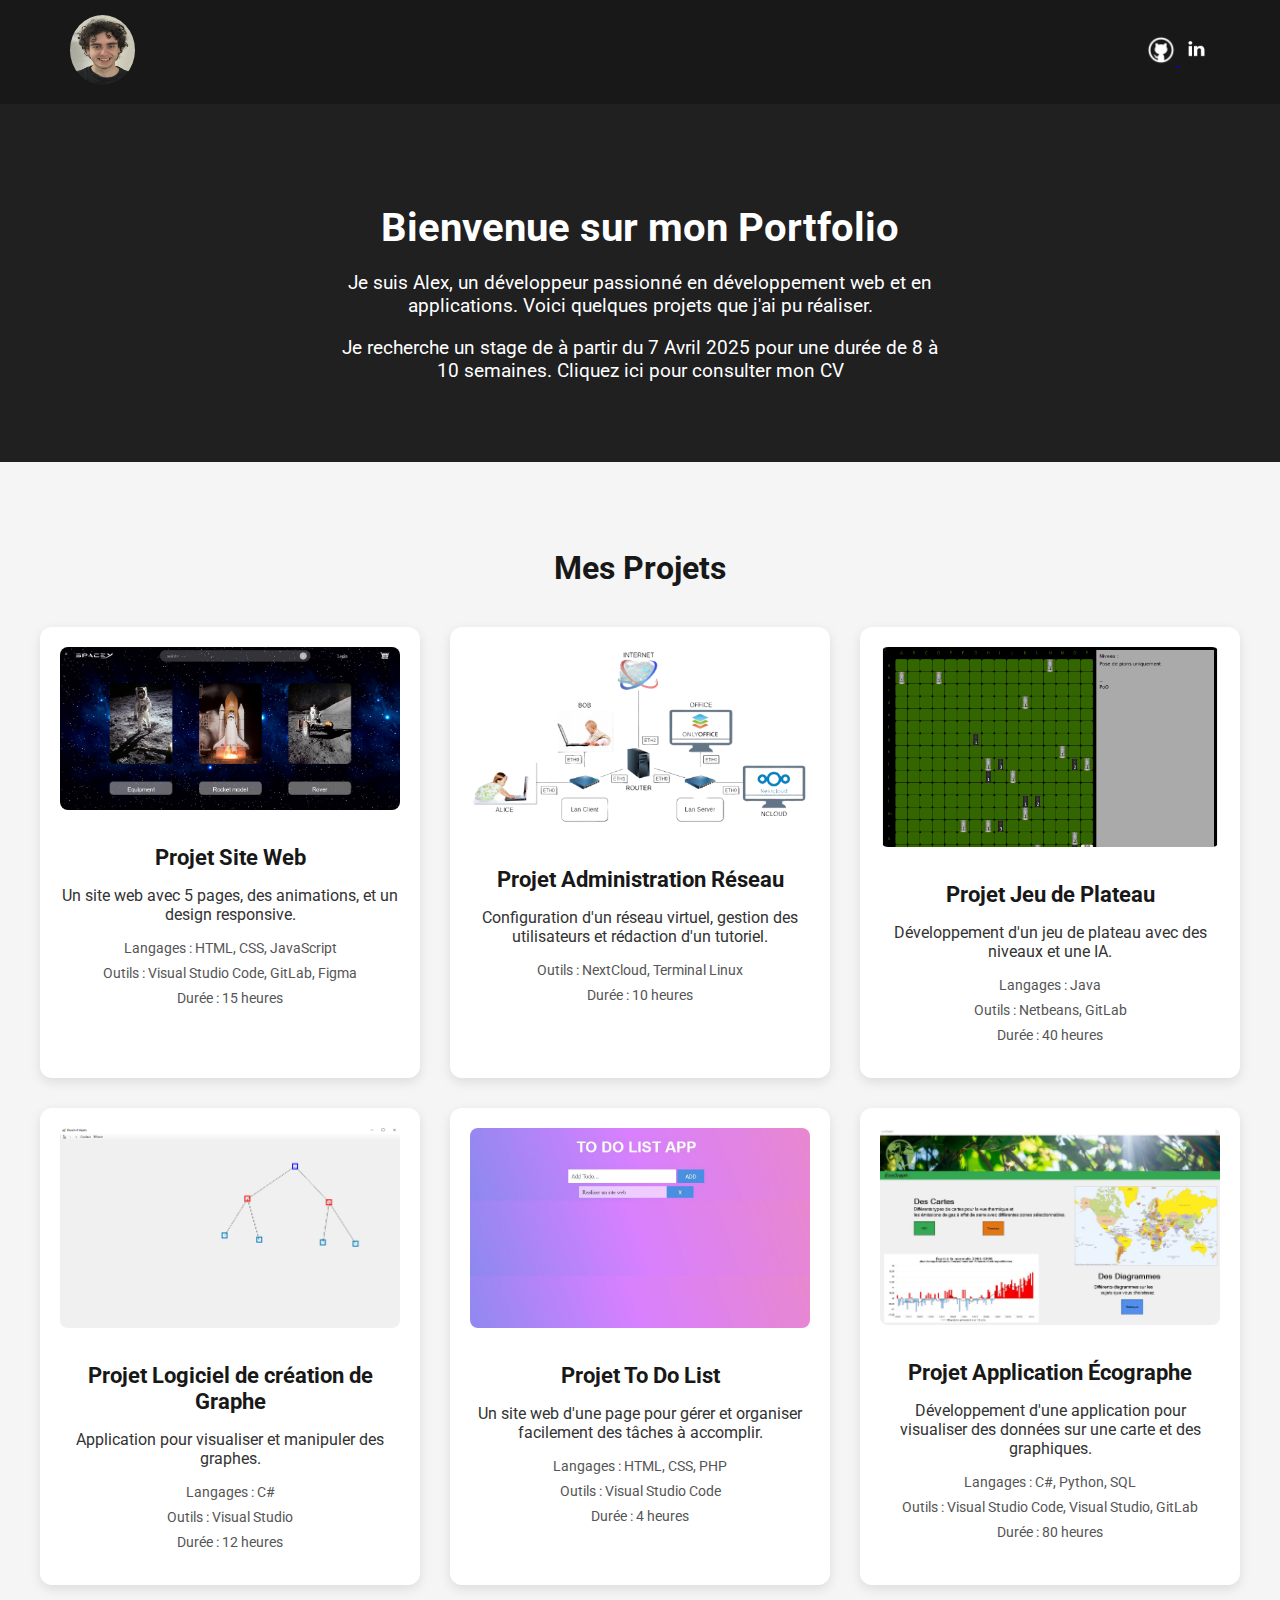
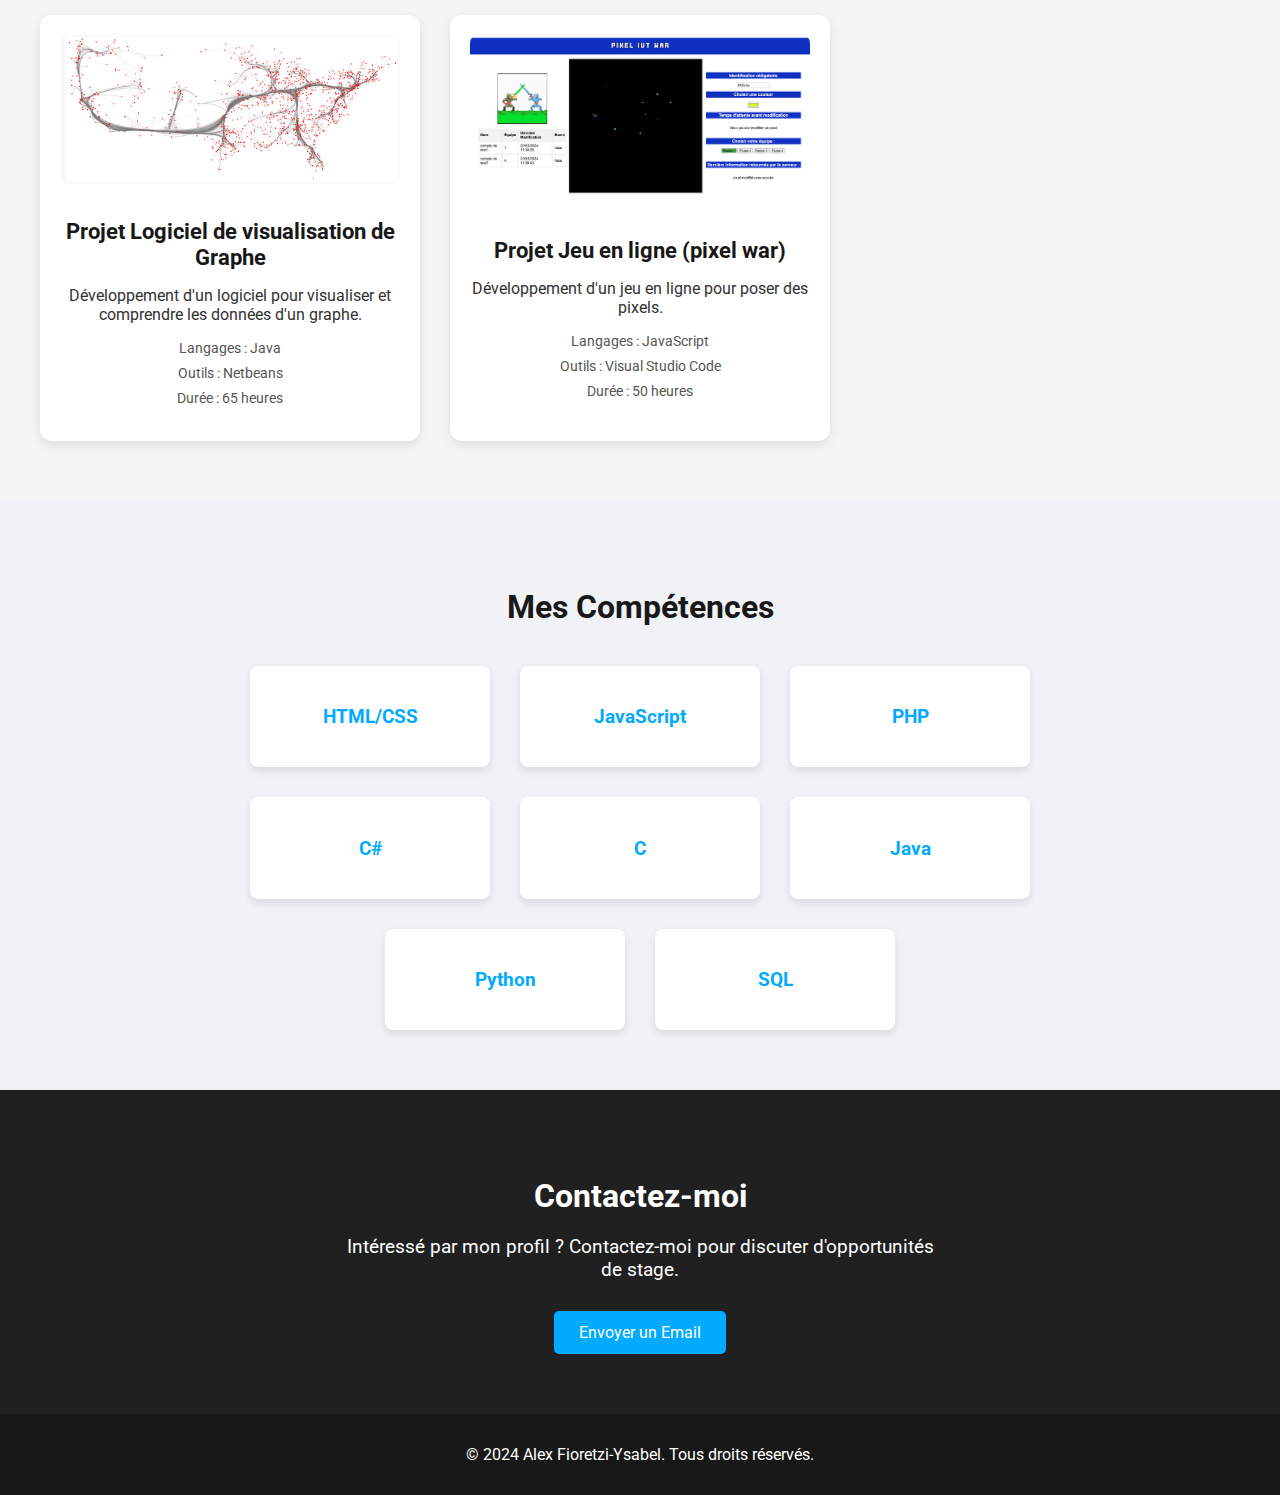
<file: index.html>
<!DOCTYPE html>
<html lang="fr">
<head>
    <meta charset="UTF-8">
    <meta name="viewport" content="width=device-width, initial-scale=1.0">
    <title>Portfolio - Alex</title>
    <link rel="stylesheet" href="css/main.css">
    <link href="https://fonts.googleapis.com/css2?family=Roboto:wght@400;700&display=swap" rel="stylesheet">
</head>
<body>
    <header>
        <div class="logo">
            <a href="">
                <img id="pdp" src="images/pdp.jpg" alt="Photo de profil">
            </a>
        </div>
        <div class="github">
            <a href="https://github.com/xerassett" target="_blank">
                <img src="images/GitHub.png" alt="GitHub">
            </a>
            <a href="https://www.linkedin.com/in/alex-fioretzi-ysabel/" target="_blank">
                <img src="images/linkedin.png" alt="LinkedIn">
            </a>
        </div>
    </header>
    <section class="introduction" id="about">
        <h1>Bienvenue sur mon Portfolio</h1>
        <p>Je suis Alex, un développeur passionné en développement web et en applications. Voici quelques projets que j'ai pu réaliser.</p><br>
        <p>Je recherche un stage de à partir du 7 Avril 2025 pour une durée de 8 à 10 semaines.
        <a id="cv" href="images/CV_AlexFioretzi--Ysabel.pdf" target="_blank" class="btn">Cliquez ici pour consulter mon CV</a></p>
    </section>
    <section class="projects" id="projects">
        <h2>Mes Projets</h2>
        <div class="project-container">
            <div class="project-card">
                <img src="images/spacey.JPG" alt="image du Site Web SpaceY">
                <h3>Projet Site Web</h3>
                <p>Un site web avec 5 pages, des animations, et un design responsive.</p>
                <ul>
                    <li>Langages : HTML, CSS, JavaScript</li>
                    <li>Outils : Visual Studio Code, GitLab, Figma</li>
                    <li>Durée : 15 heures</li>
                </ul>
            </div>
            <div class="project-card">
                <img src="images/projet-reseau.png" alt="Illustration du projet Administration Réseau">
                <h3>Projet Administration Réseau</h3>
                <p>Configuration d'un réseau virtuel, gestion des utilisateurs et rédaction d'un tutoriel.</p>
                <ul>
                    <li>Outils : NextCloud, Terminal Linux</li>
                    <li>Durée : 10 heures</li>
                </ul>
            </div>
            <div class="project-card">
                <img src="images/towa-gui.png" alt="Illustration du projet Jeu de Plateau">
                <h3>Projet Jeu de Plateau</h3>
                <p>Développement d'un jeu de plateau avec des niveaux et une IA.</p>
                <ul>
                    <li>Langages : Java</li>
                    <li>Outils : Netbeans, GitLab</li>
                    <li>Durée : 40 heures</li>
                </ul>
            </div>
            <div class="project-card">
                <img src="images/logiciel-graphe.png" alt="Illustration du projet Logiciel de Graphe">
                <h3>Projet Logiciel de création de Graphe</h3>
                <p>Application pour visualiser et manipuler des graphes.</p>
                <ul>
                    <li>Langages : C#</li>
                    <li>Outils : Visual Studio</li>
                    <li>Durée : 12 heures</li>
                </ul>
            </div>
            <div class="project-card">
                <img src="images/todolist.JPG" alt="image du site web to do list">
                <h3>Projet To Do List</h3>
                <p>Un site web d'une page pour gérer et organiser facilement des tâches à accomplir.</p>
                <ul>
                    <li>Langages : HTML, CSS, PHP</li>
                    <li>Outils : Visual Studio Code</li>
                    <li>Durée : 4 heures</li>
                </ul>
            </div>
            <div class="project-card">
                <img src="images/ecographe.JPG" alt="image application map-graphique">
                <h3>Projet Application Écographe</h3>
                <p>Développement d'une application pour visualiser des données sur une carte et des graphiques.</p>
                <ul>
                    <li>Langages : C#, Python, SQL</li>
                    <li>Outils : Visual Studio Code, Visual Studio, GitLab</li>
                    <li>Durée : 80 heures</li>
                </ul>
            </div>
            <div class="project-card">
                <img src="images/Appgraphe.png" alt="image application graphes">
                <h3>Projet Logiciel de visualisation de Graphe</h3>
                <p>Développement d'un logiciel pour visualiser et comprendre les données d'un graphe.</p>
                <ul>
                    <li>Langages : Java</li>
                    <li>Outils : Netbeans</li>
                    <li>Durée : 65 heures</li>
                </ul>
            </div>
            <div class="project-card">
                <img src="images/pixelwar.png" alt="image jeu en ligne">
                <h3>Projet Jeu en ligne (pixel war)</h3>
                <p>Développement d'un jeu en ligne pour poser des pixels.</p>
                <ul>
                    <li>Langages : JavaScript</li>
                    <li>Outils : Visual Studio Code</li>
                    <li>Durée : 50 heures</li>
                </ul>
            </div>
        </div>
    </section>
    
    <section class="skills" id="skills">
        <h2>Mes Compétences</h2>
        <div class="skills-container">
            <div class="skill">
                <h3>HTML/CSS</h3>
            </div>
            <div class="skill">
                <h3>JavaScript</h3>
            </div>
            <div class="skill">
                <h3>PHP</h3>
            </div>
            <div class="skill">
                <h3>C#</h3>
            </div>
            <div class="skill">
                <h3>C</h3>
            </div>
            <div class="skill">
                <h3>Java</h3>
            </div>
            <div class="skill">
                <h3>Python</h3>
            </div>
            <div class="skill">
                <h3>SQL</h3>
            </div>
        </div>
    </section>
    <section class="contact" id="contact">
        <h2>Contactez-moi</h2>
        <p>Intéressé par mon profil ? Contactez-moi pour discuter d'opportunités de stage.</p>
        <a href="mailto:alex.fioretzi74@gmail.com" class="btn">Envoyer un Email</a>
    </section>

    <footer>
        <p>&copy; 2024 Alex Fioretzi-Ysabel. Tous droits réservés.</p>
    </footer>
</body>
</html>
</file>
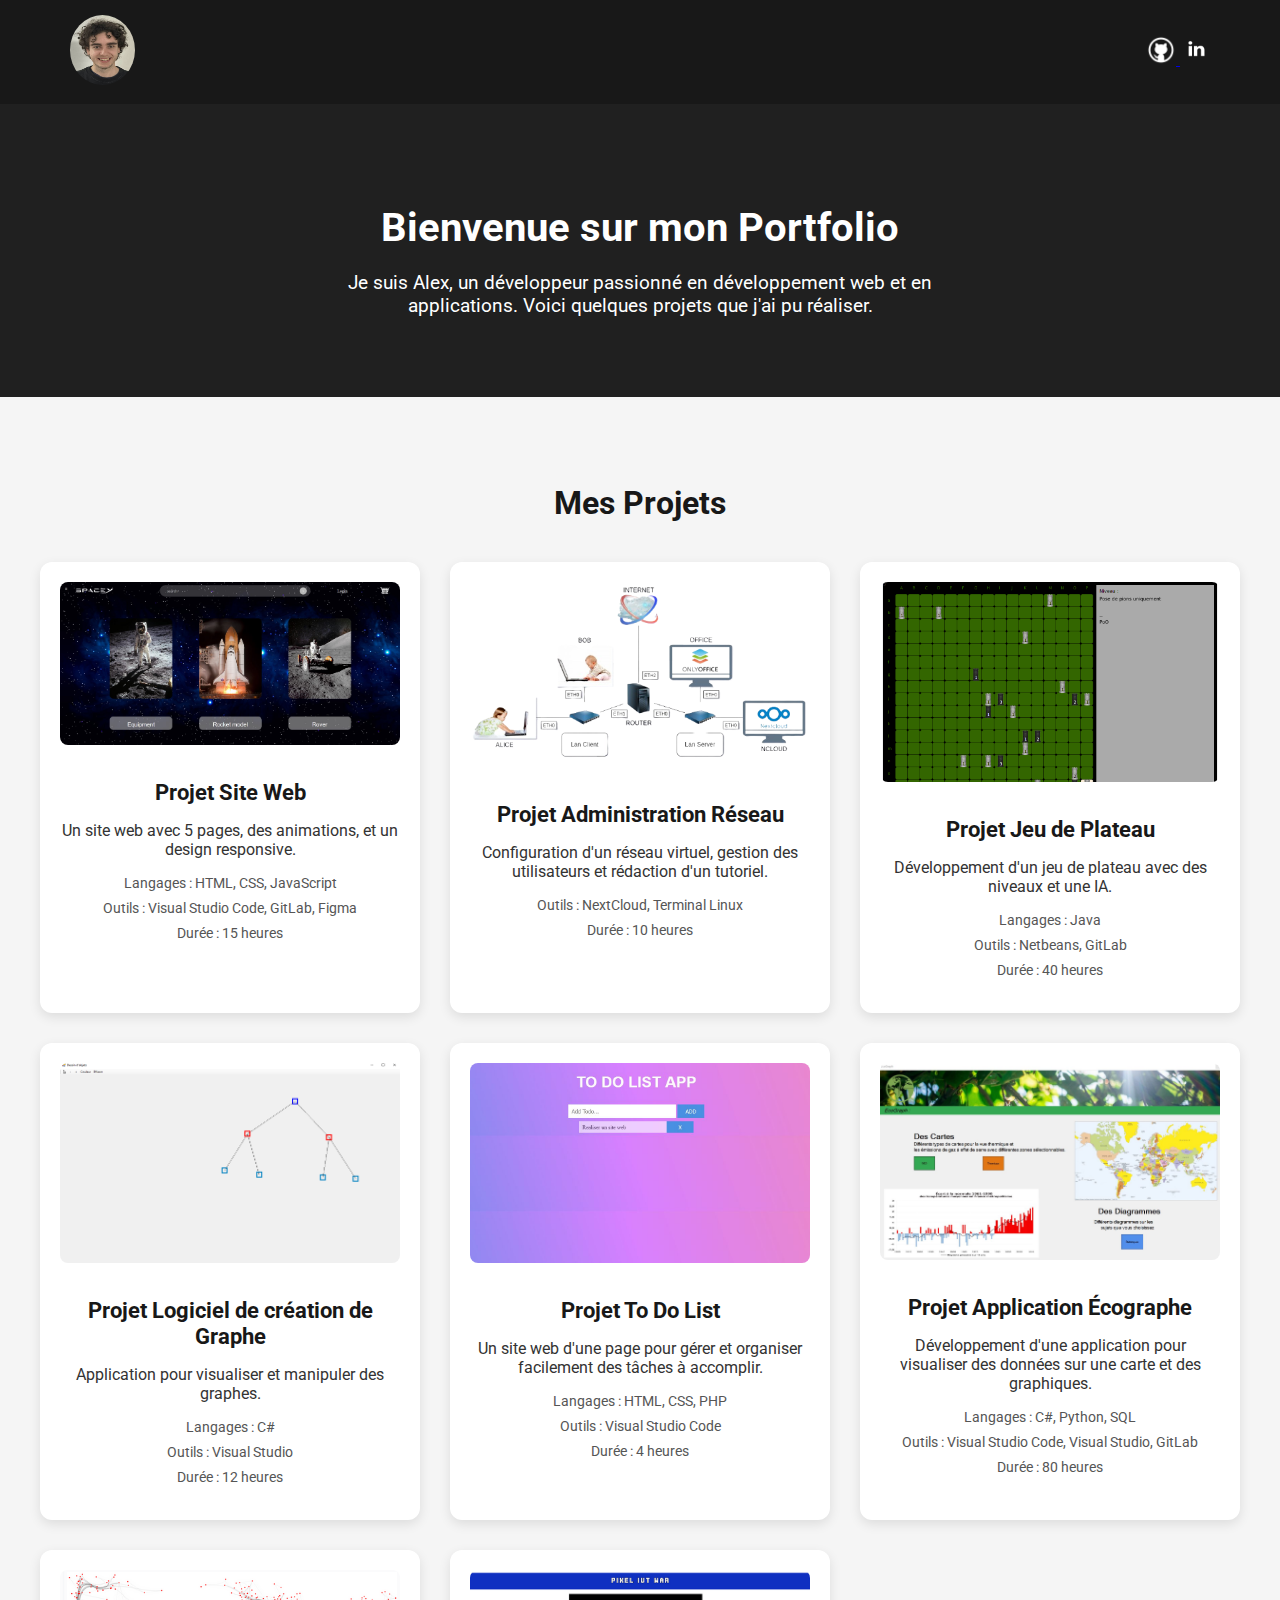
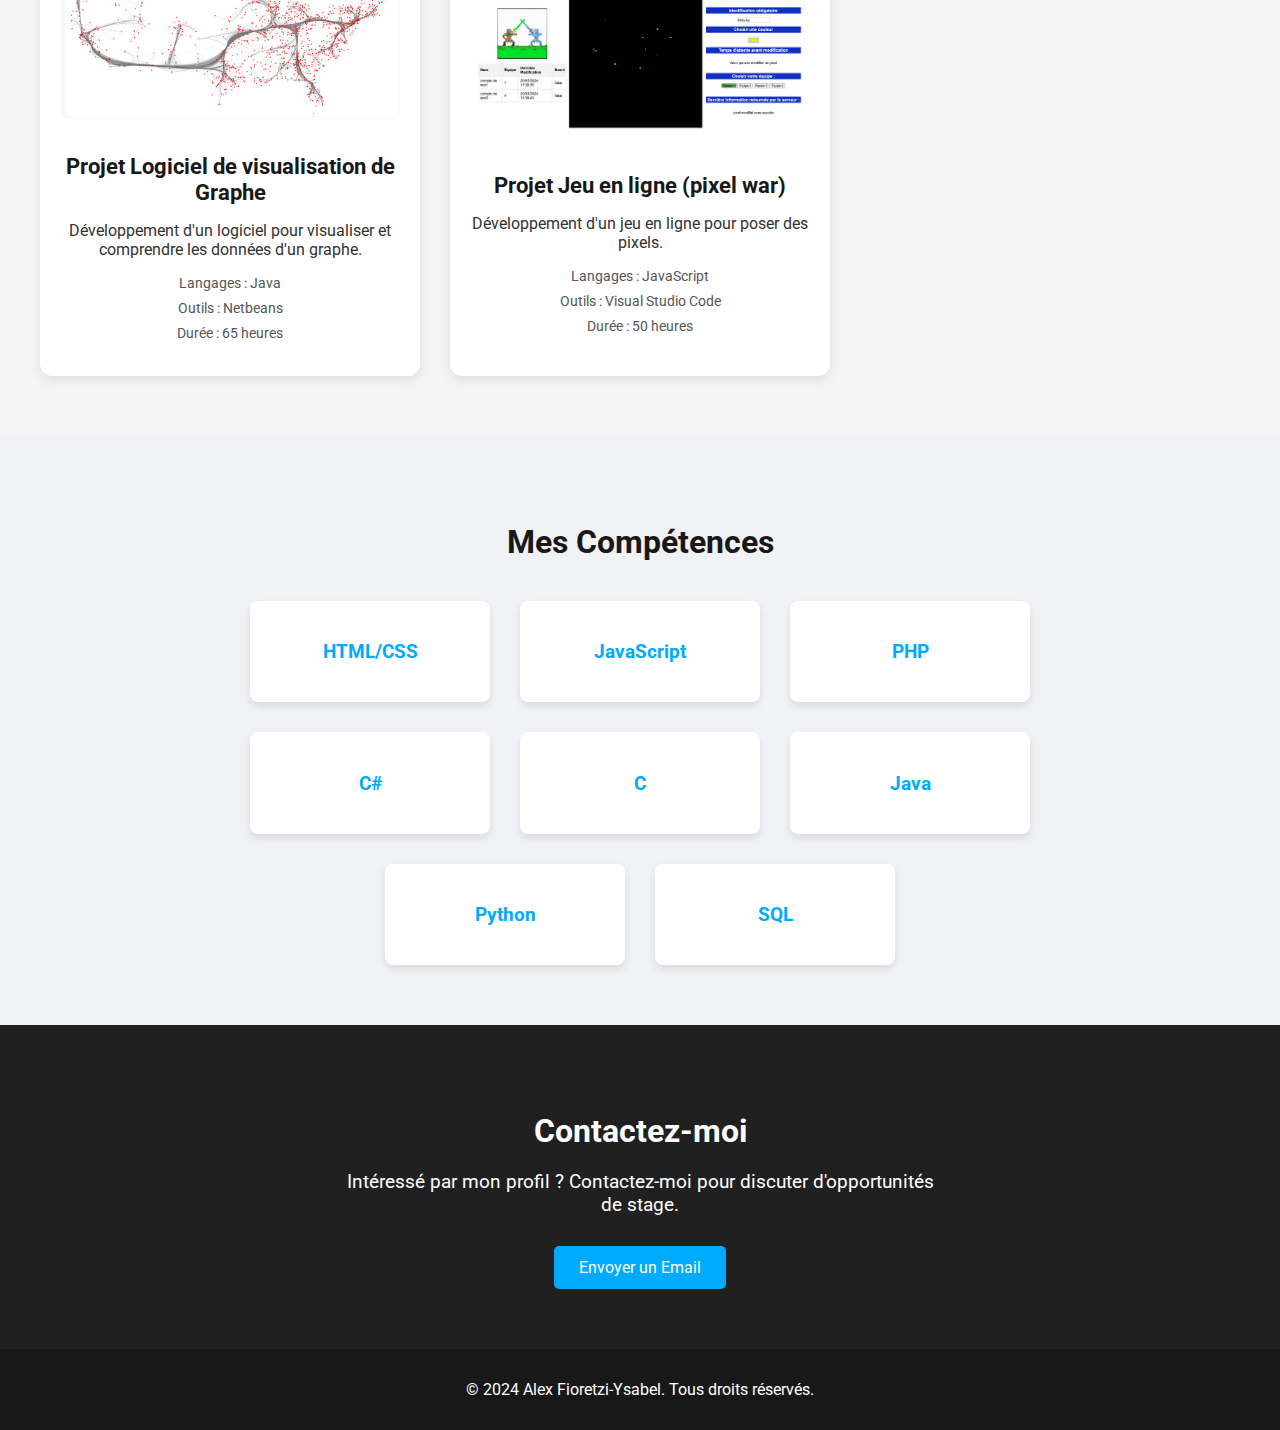
<file: main.html>
<!DOCTYPE html>
<html lang="fr">
<head>
    <meta charset="UTF-8">
    <meta name="viewport" content="width=device-width, initial-scale=1.0">
    <title>Portfolio - Alex</title>
    <link rel="stylesheet" href="css/main.css">
    <link href="https://fonts.googleapis.com/css2?family=Roboto:wght@400;700&display=swap" rel="stylesheet">
</head>
<body>
    <header>
        <div class="logo">
            <a href="main.html">
                <img id="pdp" src="images/pdp.jpg" alt="Photo de profil">
            </a>
        </div>
        <div class="github">
            <a href="https://github.com/xerassett" target="_blank">
                <img src="images/GitHub.png" alt="GitHub">
            </a>
            <a href="https://www.linkedin.com/in/alex-fioretzi-ysabel/" target="_blank">
                <img src="images/linkedin.png" alt="LinkedIn">
            </a>
        </div>
    </header>
    <section class="introduction" id="about">
        <h1>Bienvenue sur mon Portfolio</h1>
        <p>Je suis Alex, un développeur passionné en développement web et en applications. Voici quelques projets que j'ai pu réaliser.</p>
    </section>
    <section class="projects" id="projects">
        <h2>Mes Projets</h2>
        <div class="project-container">
            <div class="project-card">
                <img src="images/spacey.JPG" alt="image du Site Web SpaceY">
                <h3>Projet Site Web</h3>
                <p>Un site web avec 5 pages, des animations, et un design responsive.</p>
                <ul>
                    <li>Langages : HTML, CSS, JavaScript</li>
                    <li>Outils : Visual Studio Code, GitLab, Figma</li>
                    <li>Durée : 15 heures</li>
                </ul>
            </div>
            <div class="project-card">
                <img src="images/projet-reseau.png" alt="Illustration du projet Administration Réseau">
                <h3>Projet Administration Réseau</h3>
                <p>Configuration d'un réseau virtuel, gestion des utilisateurs et rédaction d'un tutoriel.</p>
                <ul>
                    <li>Outils : NextCloud, Terminal Linux</li>
                    <li>Durée : 10 heures</li>
                </ul>
            </div>
            <div class="project-card">
                <img src="images/towa-gui.png" alt="Illustration du projet Jeu de Plateau">
                <h3>Projet Jeu de Plateau</h3>
                <p>Développement d'un jeu de plateau avec des niveaux et une IA.</p>
                <ul>
                    <li>Langages : Java</li>
                    <li>Outils : Netbeans, GitLab</li>
                    <li>Durée : 40 heures</li>
                </ul>
            </div>
            <div class="project-card">
                <img src="images/logiciel-graphe.png" alt="Illustration du projet Logiciel de Graphe">
                <h3>Projet Logiciel de création de Graphe</h3>
                <p>Application pour visualiser et manipuler des graphes.</p>
                <ul>
                    <li>Langages : C#</li>
                    <li>Outils : Visual Studio</li>
                    <li>Durée : 12 heures</li>
                </ul>
            </div>
            <div class="project-card">
                <img src="images/todolist.JPG" alt="image du site web to do list">
                <h3>Projet To Do List</h3>
                <p>Un site web d'une page pour gérer et organiser facilement des tâches à accomplir.</p>
                <ul>
                    <li>Langages : HTML, CSS, PHP</li>
                    <li>Outils : Visual Studio Code</li>
                    <li>Durée : 4 heures</li>
                </ul>
            </div>
            <div class="project-card">
                <img src="images/ecographe.JPG" alt="image application map-graphique">
                <h3>Projet Application Écographe</h3>
                <p>Développement d'une application pour visualiser des données sur une carte et des graphiques.</p>
                <ul>
                    <li>Langages : C#, Python, SQL</li>
                    <li>Outils : Visual Studio Code, Visual Studio, GitLab</li>
                    <li>Durée : 80 heures</li>
                </ul>
            </div>
            <div class="project-card">
                <img src="images/Appgraphe.png" alt="image application graphes">
                <h3>Projet Logiciel de visualisation de Graphe</h3>
                <p>Développement d'un logiciel pour visualiser et comprendre les données d'un graphe.</p>
                <ul>
                    <li>Langages : Java</li>
                    <li>Outils : Netbeans</li>
                    <li>Durée : 65 heures</li>
                </ul>
            </div>
            <div class="project-card">
                <img src="images/pixelwar.png" alt="image jeu en ligne">
                <h3>Projet Jeu en ligne (pixel war)</h3>
                <p>Développement d'un jeu en ligne pour poser des pixels.</p>
                <ul>
                    <li>Langages : JavaScript</li>
                    <li>Outils : Visual Studio Code</li>
                    <li>Durée : 50 heures</li>
                </ul>
            </div>
        </div>
    </section>
    
    <section class="skills" id="skills">
        <h2>Mes Compétences</h2>
        <div class="skills-container">
            <div class="skill">
                <h3>HTML/CSS</h3>
            </div>
            <div class="skill">
                <h3>JavaScript</h3>
            </div>
            <div class="skill">
                <h3>PHP</h3>
            </div>
            <div class="skill">
                <h3>C#</h3>
            </div>
            <div class="skill">
                <h3>C</h3>
            </div>
            <div class="skill">
                <h3>Java</h3>
            </div>
            <div class="skill">
                <h3>Python</h3>
            </div>
            <div class="skill">
                <h3>SQL</h3>
            </div>
        </div>
    </section>
    <section class="contact" id="contact">
        <h2>Contactez-moi</h2>
        <p>Intéressé par mon profil ? Contactez-moi pour discuter d'opportunités de stage.</p>
        <a href="mailto:alex.fioretzi74@gmail.com" class="btn">Envoyer un Email</a>
    </section>

    <footer>
        <p>&copy; 2024 Alex Fioretzi-Ysabel. Tous droits réservés.</p>
    </footer>
</body>
</html>
</file>
<file: css/main.css>
body {
    margin: 0;
    padding: 0;
    font-family: 'Roboto', sans-serif;
    background-color: #f5f5f5;
    color: #333;
}

header {
    display: flex;
    align-items: center;
    justify-content: space-between;
    background-color: #181818;
    padding: 15px 70px;
    color: #ffffff;
}

#pdp {
    width: 65px;
    height: 70px;
    border-radius: 50%;
}

.github img {
    width: 30px;
    height: 30px;
    filter: brightness(0) invert(1);
    transition: transform 0.3s ease;
}

.github img:hover {
    transform: scale(1.1);
}

.introduction {
    text-align: center;
    padding: 80px 20px;
    background-color: #202020;
    color: #ffffff;
}

.introduction h1 {
    font-size: 2.5em;
    margin: 0.5em 0;
}

.introduction p {
    font-size: 1.2em;
    max-width: 600px;
    margin: auto;
}

#cv {
    color: white;
    text-decoration: none;
}

#cv:hover {
    color: #0088cc;
}

.projects {
    padding: 60px 20px;
}

.projects h2 {
    text-align: center;
    font-size: 2em;
    margin-bottom: 40px;
    color: #181818;
}

.project-container {
    display: grid;
    grid-template-columns: repeat(auto-fit, minmax(280px, 1fr));
    gap: 30px;
    max-width: 1200px;
    margin: auto;
}

.project-card {
    background-color: #ffffff;
    border-radius: 12px;
    box-shadow: 0 4px 12px rgba(0, 0, 0, 0.1);
    padding: 20px;
    transition: transform 0.3s;
    text-align: center;
}

.project-card:hover {
    transform: translateY(-5px);
    box-shadow: 0 6px 20px rgba(0, 0, 0, 0.15);
}

.project-card img {
    width: 100%;
    max-height: 180px;
    object-fit: cover;
    border-radius: 8px;
    margin-bottom: 15px;
}

.project-card h3 {
    font-size: 1.4em;
    color: #181818;
    margin: 15px 0;
}

.project-card ul {
    list-style-type: none;
    padding: 0;
    color: #555;
    font-size: 0.9em;
}

.project-card ul li {
    margin-bottom: 8px;
}

.project-card img {
    width: 100%; 
    max-height: 200px;
    object-fit: cover; 
    border-radius: 8px; 
    margin-bottom: 15px; 
}

.skills {
    padding: 60px 5%;
    background-color: #f0f2f5;
}

.skills h2 {
    text-align: center;
    font-size: 2em;
    margin-bottom: 40px;
    color: #181818;
}

.skills-container {
    display: flex;
    flex-wrap: wrap;
    justify-content: center;
    gap: 30px;
    max-width: 1000px;
    margin: auto;
}

.skill {
    background-color: #ffffff;
    border-radius: 8px;
    padding: 20px;
    box-shadow: 0 4px 8px rgba(0, 0, 0, 0.1);
    transition: transform 0.3s, box-shadow 0.3s;
    width: 200px;
    text-align: center;
}

.skill:hover {
    transform: translateY(-5px);
    box-shadow: 0 6px 12px rgba(0, 0, 0, 0.15);
}

.skill h3 {
    font-size: 1.2em;
    color: #00aaff;
}

.contact {
    text-align: center;
    padding: 60px 20px;
    background-color: #202020;
    color: #ffffff;
}

.contact h2 {
    font-size: 2em;
    margin-bottom: 20px;
}

.contact p {
    font-size: 1.2em;
    max-width: 600px;
    margin: auto;
    margin-bottom: 30px;
}

.contact .btn {
    display: inline-block;
    padding: 12px 25px;
    background-color: #00aaff;
    color: white;
    border-radius: 5px;
    text-decoration: none;
    font-size: 1em;
    transition: background-color 0.3s;
}

.contact .btn:hover {
    background-color: #0088cc;
}

footer {
    text-align: center;
    padding: 15px 0;
    background-color: #181818;
    color: #ffffff;
}
</file>
